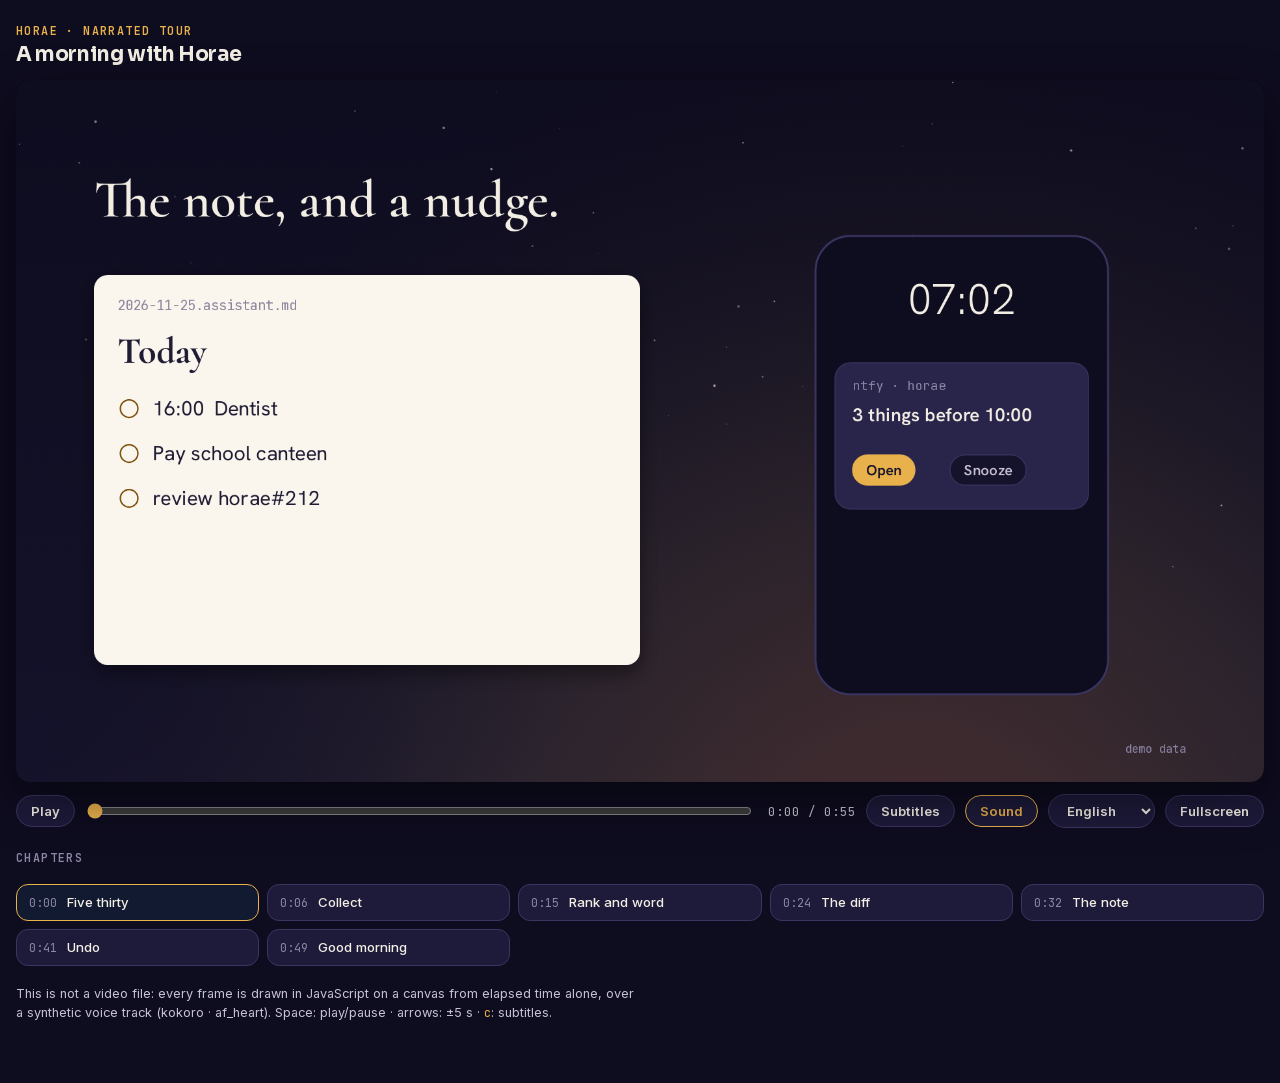
<file: docs/videos/morning/index.html>
<!doctype html>
<html lang="en">
<head>
<meta charset="utf-8">
<meta name="viewport" content="width=device-width, initial-scale=1">
<title>A morning with Horae</title>
<meta name="description" content="A narrated Horae video, drawn live on a canvas, in English and French.">
<link rel="stylesheet" href="../engine/player.css">
<link rel="stylesheet" href="../horae/horae.css">
</head>
<body>
<script src="../engine/engine.js"></script>
<script src="../horae/horae.js"></script>
<script src="timing.js"></script>
<script src="scenes.js"></script>
</body>
</html>
</file>
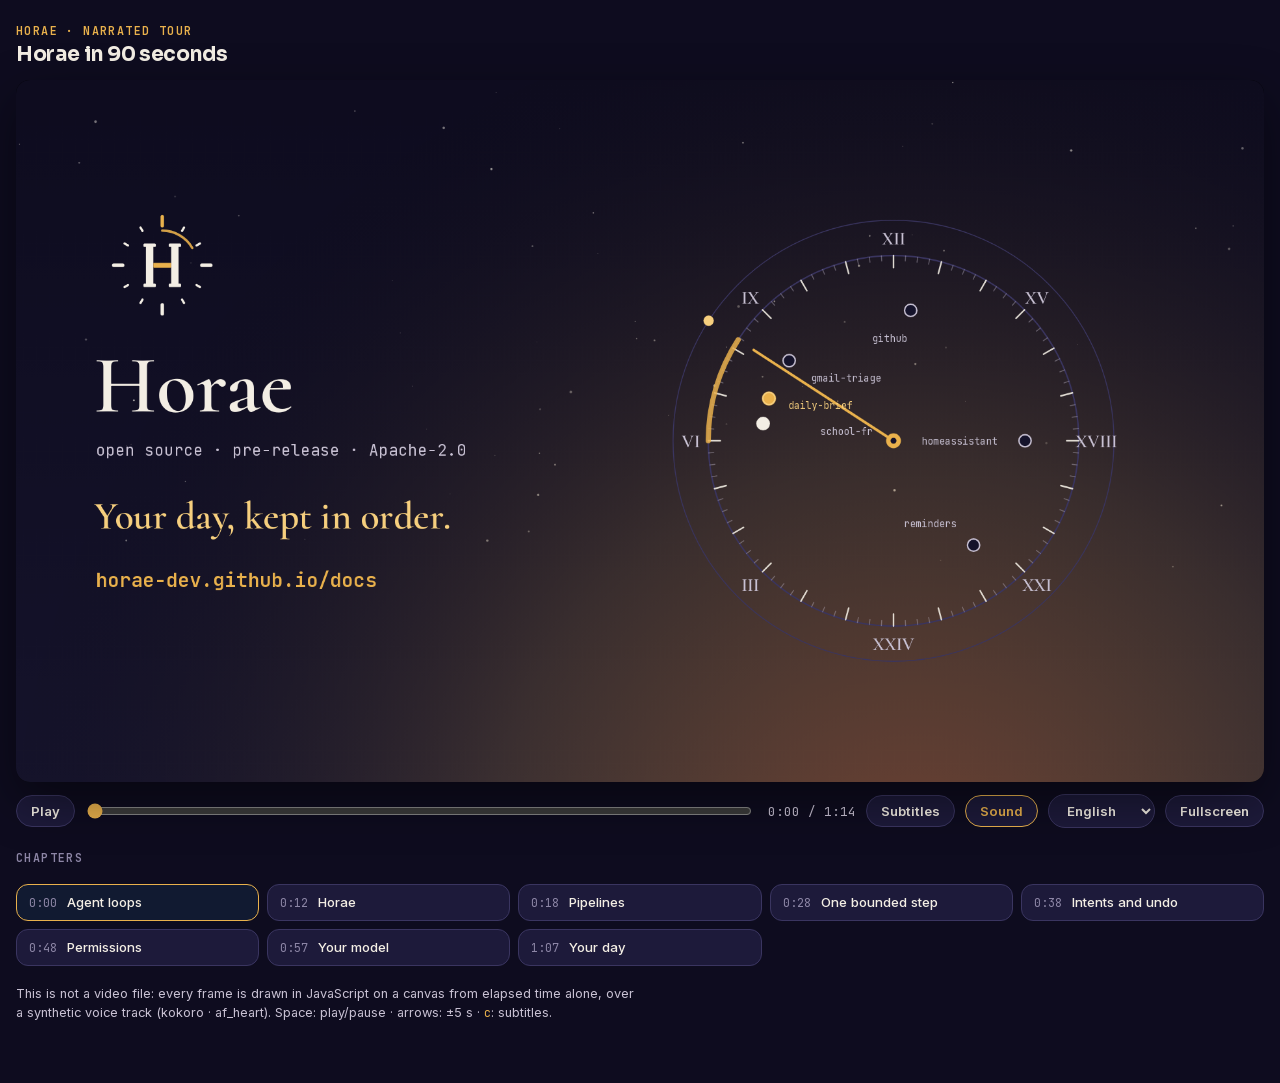
<file: docs/videos/overview/index.html>
<!doctype html>
<html lang="en">
<head>
<meta charset="utf-8">
<meta name="viewport" content="width=device-width, initial-scale=1">
<title>Horae in 90 seconds</title>
<meta name="description" content="A narrated Horae video, drawn live on a canvas, in English and French.">
<link rel="stylesheet" href="../engine/player.css">
<link rel="stylesheet" href="../horae/horae.css">
</head>
<body>
<script src="../engine/engine.js"></script>
<script src="../horae/horae.js"></script>
<script src="timing.js"></script>
<script src="scenes.js"></script>
</body>
</html>
</file>
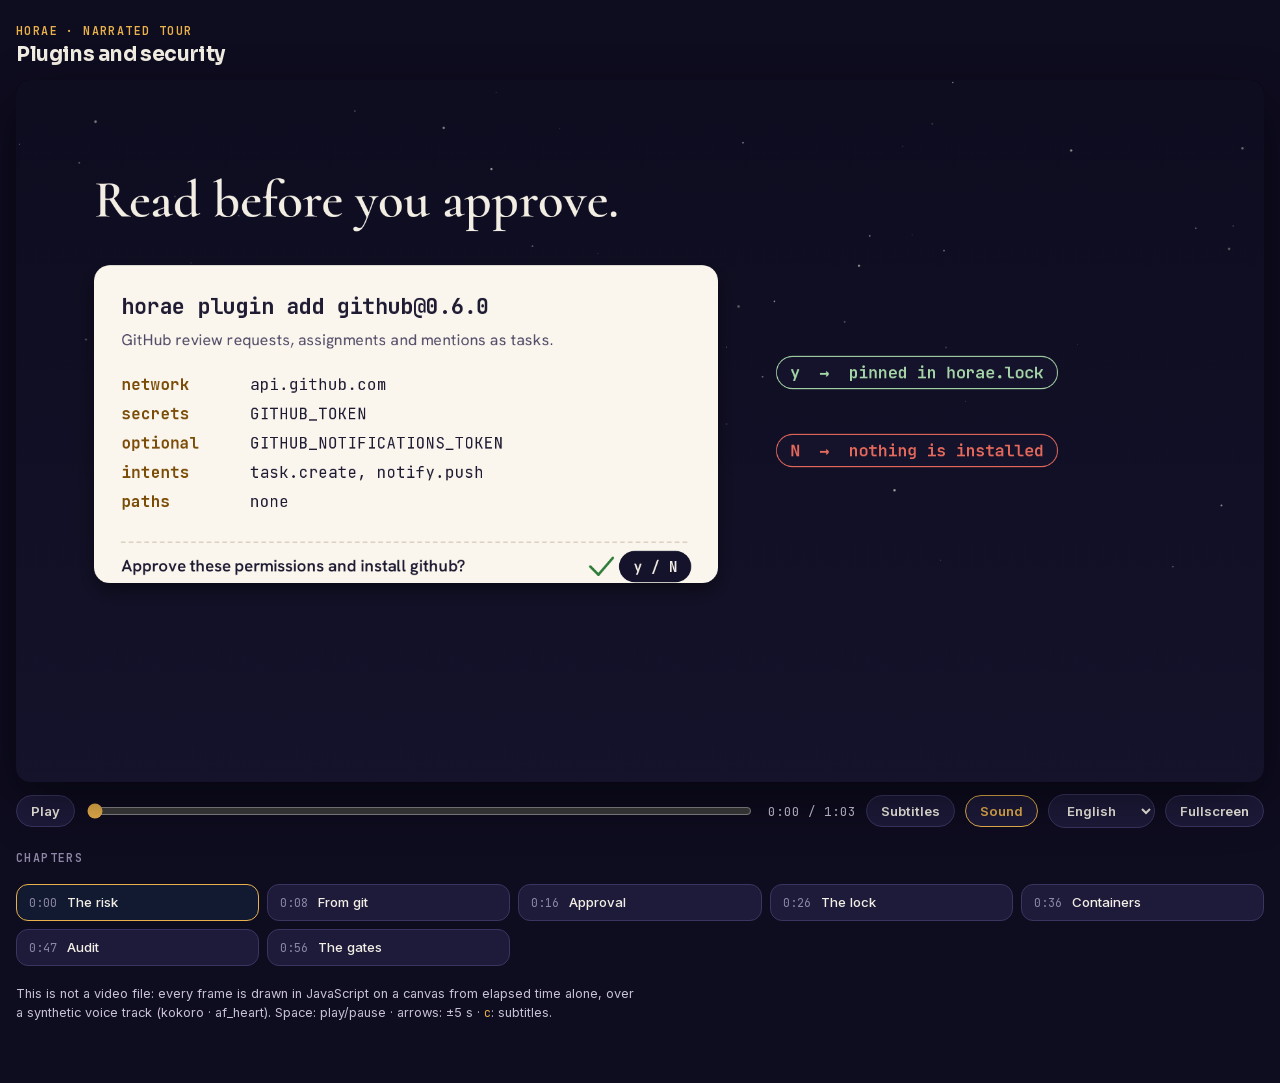
<file: docs/videos/plugins-security/index.html>
<!doctype html>
<html lang="en">
<head>
<meta charset="utf-8">
<meta name="viewport" content="width=device-width, initial-scale=1">
<title>Plugins and security</title>
<meta name="description" content="A narrated Horae video, drawn live on a canvas, in English and French.">
<link rel="stylesheet" href="../engine/player.css">
<link rel="stylesheet" href="../horae/horae.css">
</head>
<body>
<script src="../engine/engine.js"></script>
<script src="../horae/horae.js"></script>
<script src="timing.js"></script>
<script src="scenes.js"></script>
</body>
</html>
</file>
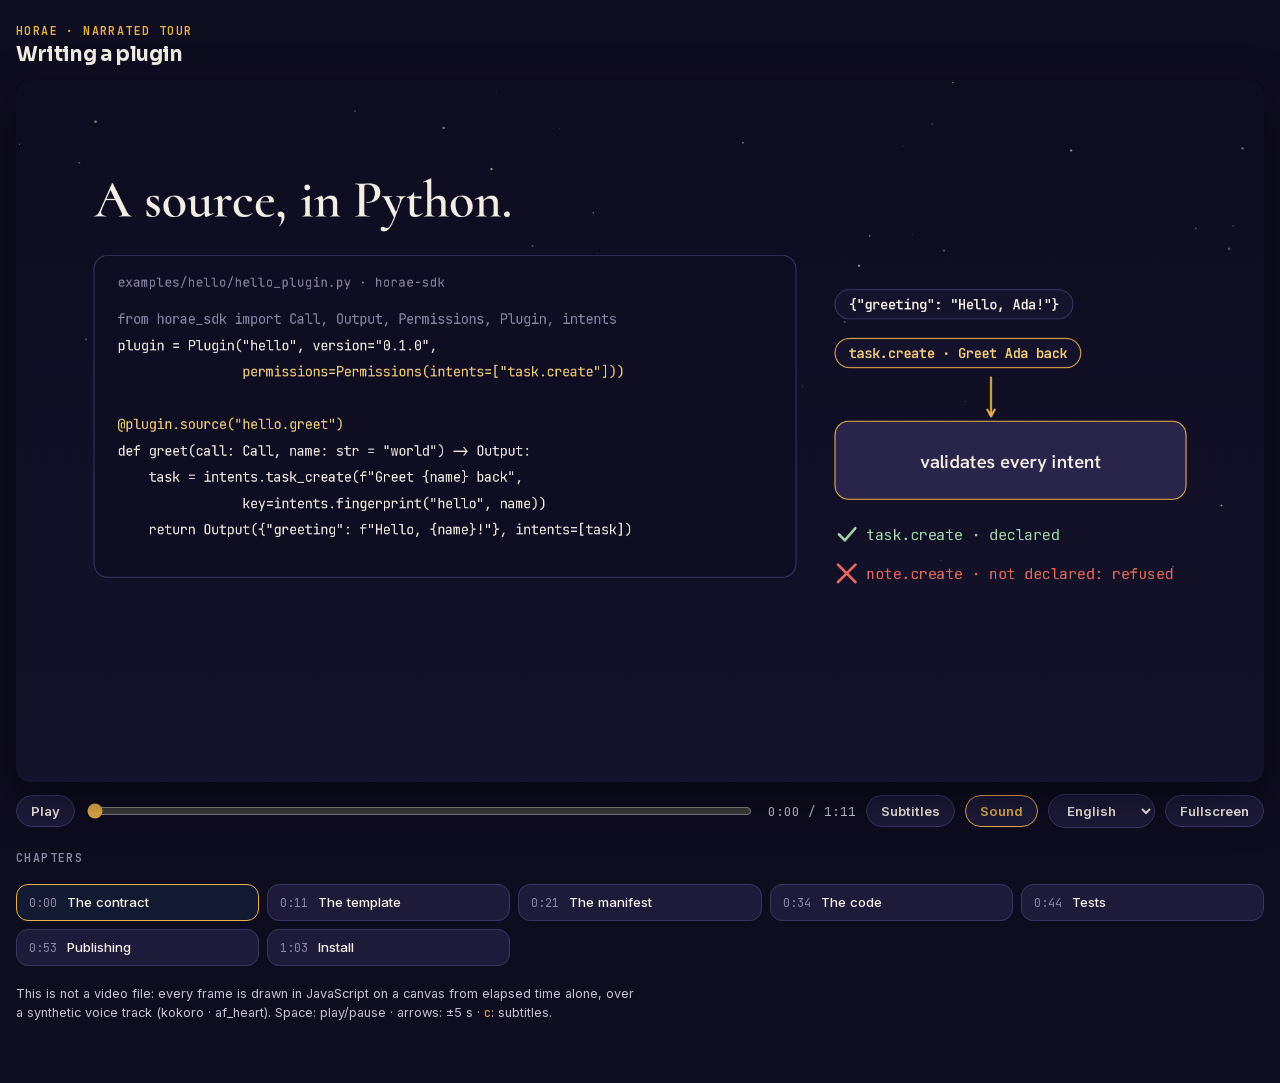
<file: docs/videos/writing-a-plugin/index.html>
<!doctype html>
<html lang="en">
<head>
<meta charset="utf-8">
<meta name="viewport" content="width=device-width, initial-scale=1">
<title>Writing a plugin</title>
<meta name="description" content="A narrated Horae video, drawn live on a canvas, in English and French.">
<link rel="stylesheet" href="../engine/player.css">
<link rel="stylesheet" href="../horae/horae.css">
</head>
<body>
<script src="../engine/engine.js"></script>
<script src="../horae/horae.js"></script>
<script src="timing.js"></script>
<script src="scenes.js"></script>
</body>
</html>
</file>
<file: docs/videos/engine/player.css>
/* Player for static/videos/engine/engine.js.
   Fonts served from this folder (SIL OFL, see fonts/OFL-*.txt): no third-party requests. */
@font-face { font-family: "Inter"; src: url("fonts/inter-latin.woff2") format("woff2"); font-weight: 100 900; font-display: block; }
@font-face { font-family: "Sora"; src: url("fonts/sora-latin.woff2") format("woff2"); font-weight: 100 800; font-display: block; }
@font-face { font-family: "JetBrains Mono"; src: url("fonts/jetbrains-mono-latin.woff2") format("woff2"); font-weight: 100 800; font-display: block; }

:root {
  --bg: #0b0f17; --panel: #151c2b; --line: #2a3550;
  --ink: #e8ecf4; --soft: #b4bdd0; --faint: #7a849a; --accent: #38bdf8; --deep: #0a2233;
}
* { box-sizing: border-box; }
html, body { margin: 0; background: var(--bg); color: var(--ink); font: 15px/1.5 Inter, system-ui, sans-serif; }
main { max-width: 1280px; margin: 0 auto; padding: 24px 16px 48px; }
a { color: var(--accent); }
header { margin-bottom: 14px; }
.kicker { font: 600 0.78rem/1.2 "JetBrains Mono", monospace; letter-spacing: 0.12em; color: var(--accent); text-transform: uppercase; margin: 0 0 4px; }
h1 { font: 700 1.35rem/1.2 Sora, Inter, sans-serif; letter-spacing: -0.02em; margin: 0; }
.stage { position: relative; aspect-ratio: 16 / 9; width: 100%; background: #000; border-radius: 14px; overflow: hidden; box-shadow: 0 18px 50px rgba(0,0,0,.45); }
canvas { display: block; width: 100%; height: 100%; cursor: pointer; }

.bar { display: flex; align-items: center; gap: 10px; margin-top: 12px; flex-wrap: wrap; }
button, select { font: 600 0.88rem Inter, sans-serif; color: var(--ink); background: var(--panel); border: 1px solid var(--line); border-radius: 999px; padding: 7px 14px; cursor: pointer; }
button:hover, select:hover { border-color: var(--accent); }
button[aria-pressed="true"] { border-color: var(--accent); color: var(--accent); }
button:focus-visible, select:focus-visible, input:focus-visible { outline: 2px solid var(--accent); outline-offset: 2px; }
#seek { flex: 1 1 160px; accent-color: var(--accent); min-width: 120px; }
.time { font: 0.84rem "JetBrains Mono", monospace; color: var(--soft); min-width: 92px; text-align: right; }

.chapters { list-style: none; margin: 18px 0 0; padding: 0; display: grid; grid-template-columns: repeat(auto-fill, minmax(220px, 1fr)); gap: 8px; }
.chapters button { width: 100%; text-align: left; border-radius: 12px; padding: 9px 12px; display: flex; gap: 10px; align-items: baseline; font-weight: 500; }
.chapters button .t { font: 0.78rem "JetBrains Mono", monospace; color: var(--faint); }
.chapters button.on { border-color: var(--accent); background: rgba(56,189,248,0.08); }
.chapters-title { font: 600 0.78rem "JetBrains Mono", monospace; letter-spacing: 0.12em; text-transform: uppercase; color: var(--faint); margin: 22px 0 0; }
.note { margin-top: 18px; font-size: 0.85rem; color: var(--soft); max-width: 78ch; }
.note code { font-family: "JetBrains Mono", monospace; color: var(--accent); font-size: 0.8rem; }

/* ?embed=1 — just the stage and the control bar, for an <iframe> */
body.embed main { padding: 0; max-width: none; }
body.embed header, body.embed .chapters, body.embed .chapters-title, body.embed .note { display: none; }
body.embed .stage { border-radius: 8px; box-shadow: none; }
body.embed .bar { margin-top: 8px; gap: 6px; flex-wrap: nowrap; height: 32px; }
body.embed button, body.embed select { padding: 5px 11px; font-size: 0.8rem; }

/* ?capture=1 — frame-by-frame export (scripts/render.py) */
body.capture { background: #000; }
body.capture main { max-width: none; padding: 0; }
body.capture header, body.capture .bar, body.capture .chapters,
body.capture .chapters-title, body.capture .note { display: none; }
body.capture .stage { border-radius: 0; box-shadow: none; }

/* one row of controls in an iframe, whatever its width */
@media (max-width: 620px) { body.embed .time, body.embed #sound { display: none; } }
@media (max-width: 420px) { body.embed #subs, body.embed #full { display: none; } }

@media (max-width: 640px) {
  main { padding: 16px 16px 32px; }
  .time { min-width: 0; }
}
</file>
<file: docs/videos/horae/horae.css>
/* Horae fonts for the canvas videos, from the site's self-hosted copies. */
@font-face { font-family: "Cormorant"; font-weight: 600; font-style: normal; font-display: block; src: url("fonts/cormorant-latin-600-normal.woff2") format("woff2"); }
@font-face { font-family: "Cormorant"; font-weight: 700; font-style: normal; font-display: block; src: url("fonts/cormorant-latin-700-normal.woff2") format("woff2"); }
@font-face { font-family: "Cormorant"; font-weight: 500; font-style: italic; font-display: block; src: url("fonts/cormorant-latin-500-italic.woff2") format("woff2"); }
@font-face { font-family: "Hanken Grotesk"; font-weight: 100 900; font-style: normal; font-display: block; src: url("fonts/hanken-grotesk-latin-wght-normal.woff2") format("woff2"); }
:root { --bg: #0e0c1f; --panel: #1d1a3a; --line: #3a3560; --ink: #f3eee4; --soft: #c8c1d3; --faint: #8d86a6; --accent: #e9b14c; }
</file>
